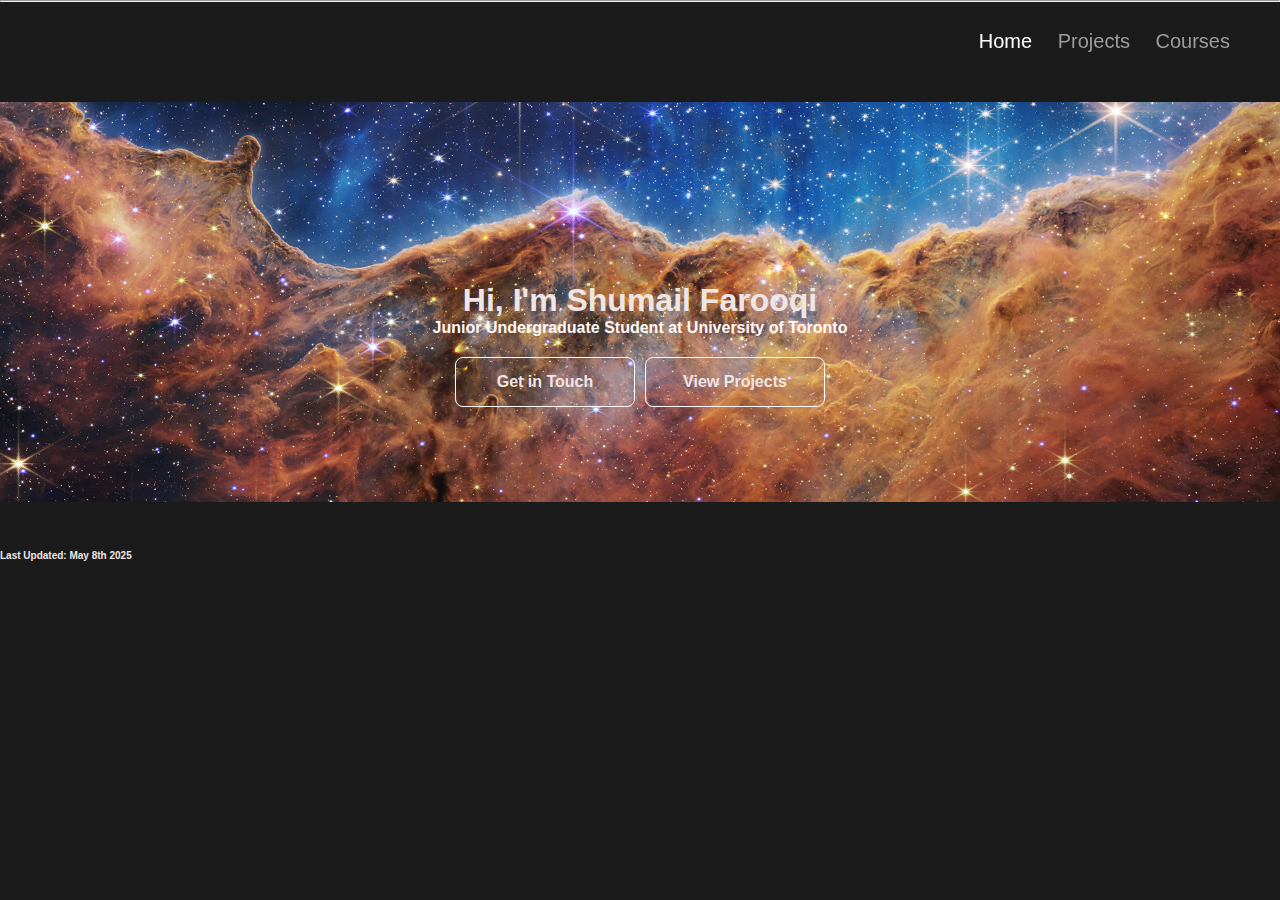
<file: index.html>
<!DOCTYPE html>

<html>

<head>
    <title>Shumail Farooqi - Undergraduate Student </title>
    <link rel="stylesheet" href="main.css">
    <link rel="stylesheet" href="https://cdnjs.cloudflare.com/ajax/libs/font-awesome/6.4.0/css/all.min.css">
</head>


<body>
    <header>
        <a href="#" id="home">Home</a>
        <a href="Projects/projects.html"> Projects</a>
        <a href="courses.html"> Courses</a>
    </header>
    <hr>
    <main>
        <div class="front">
            <h1> Hi, I'm Shumail Farooqi </h1>
            <div class="description">
                Junior Undergraduate Student at University of Toronto
            </div>
            <div id="front-buttons">
            <a href="#" class="b2">
                <span class="label">Get in Touch</span>
                <i class="fa-solid fa-envelope icon"></i>
            </a>
                <a href="Projects\projects.html" class="b2">
                    <span class="label">
                        View Projects
                    </span>
                    <i class="fa-solid fa-layer-group icon"></i>
                </a>
            </div>
        </div>


    </main>

    <br>
    <footer>
        <h3> <strong>Last Updated:</strong> May 8th 2025 </h3>
    </footer>
</body>








</html>
</file>
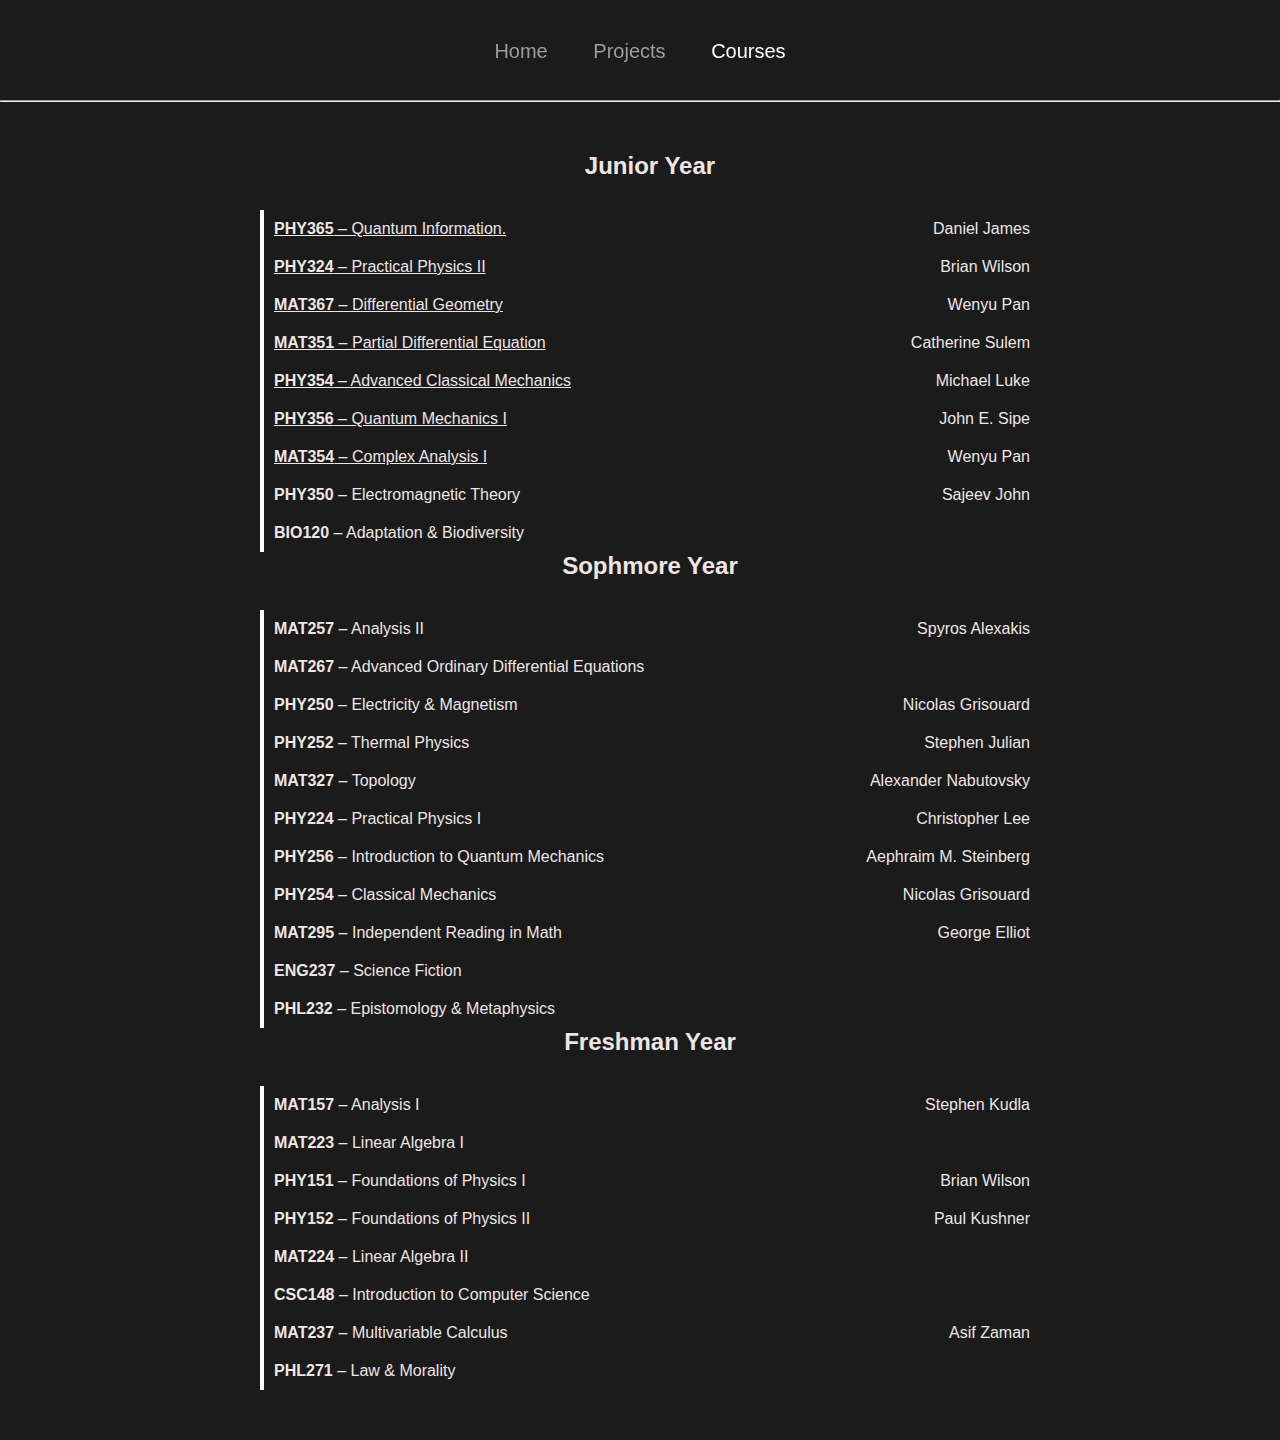
<file: courses.html>
<!DOCTYPE html>

<html lang = 'en'>
<head>
    <title>Courses</title>
    <link rel="stylesheet" href="courses-style.css">
</head>

<body>
    <header>
        <a href="index.html" id = "home">Home</a>
        <a href="Projects\projects.html"> Projects</a>
        <a href="courses.html" id = "courses"> Courses</a>  
    </header>
    <main>
        <hr>
    <div class="course-container">
        <h2>Junior Year</h2>
        <div class="course-list">
          <div class="course">
            <a href="https://artsci.calendar.utoronto.ca/course/phy365h1"><p><span class="code">PHY365</span> – Quantum Information.</p></a>
            <p class="instructor">Daniel James</p>
          </div>
          <div class="course">
            <a href="https://www.physics.utoronto.ca/~phy224_324/phy324/"><p><span class="code">PHY324</span> – Practical Physics II</p></a>
            <p class="instructor">Brian Wilson </p>
          </div>
          <div class="course">
            <a href="https://artsci.calendar.utoronto.ca/course/mat367h1"><p><span class="code">MAT367</span> – Differential Geometry</p></a>
            <p class="instructor">Wenyu Pan</p>
          </div>
          <div class="course">
            <a href="https://artsci.calendar.utoronto.ca/course/mat351y1"><p><span class="code">MAT351</span> – Partial Differential Equation</p></a>
            <p class="instructor">Catherine Sulem</p>
          </div>
          <div class="course">
            <a href = "https://artsci.calendar.utoronto.ca/course/phy354h1"><p><span class="code">PHY354</span> – Advanced Classical Mechanics</p></a>
            <p class="instructor">Michael Luke</p>
          </div>
          <div class="course">
            <a href="https://artsci.calendar.utoronto.ca/course/phy356h1"><p><span class="code">PHY356</span> – Quantum Mechanics I</p></a>
            <p class="instructor">John E. Sipe</p>
          </div>
          <div class="course">
            <a href="https://artsci.calendar.utoronto.ca/course/mat354h1"><p><span class="code">MAT354</span> – Complex Analysis I</p></a>
            <p class="instructor">Wenyu Pan</p>
          </div>
          <div class="course">
            <a hreff="https://artsci.calendar.utoronto.ca/course/phy350h1"><p><span class="code">PHY350</span> – Electromagnetic Theory</p></a>
            <p class="instructor">Sajeev John</p>
          </div>
          <div class="course">
            <p><span class="code">BIO120</span> – Adaptation & Biodiversity</p>
            <p class="instructor"></p>
          </div>
        </div>
        <h2>Sophmore Year</h2>
        <div class="course-list">
            <div class="course">
                <p><span class="code">MAT257</span> – Analysis II</p>
                <p class="instructor">Spyros Alexakis</p>
              </div>
              <div class="course">
                <p><span class="code">MAT267</span> – Advanced Ordinary Differential Equations</p>
                <p class="instructor"></p>
              </div>
              <div class="course">
                <p><span class="code">PHY250</span> – Electricity & Magnetism</p>
                <p class="instructor">Nicolas Grisouard</p>
              </div>
              <div class="course">
                <p><span class="code">PHY252</span> – Thermal Physics</p>
                <p class="instructor">Stephen Julian</p>
              </div>
              <div class="course">
                <p><span class="code">MAT327</span> – Topology</p>
                <p class="instructor"> Alexander Nabutovsky </p>
              </div>
              <div class="course">
                <p><span class="code">PHY224</span> – Practical Physics I</p>
                <p class="instructor"> Christopher Lee </p>
              </div>
              <div class="course">
                <p><span class="code">PHY256</span> – Introduction to Quantum Mechanics</p>
                <p class="instructor"> Aephraim M. Steinberg </p>
              </div>
              <div class="course">
                <p><span class="code">PHY254</span> – Classical Mechanics</p>
                <p class="instructor"> Nicolas Grisouard </p>
              </div>
              <div class="course">
                <p><span class="code">MAT295</span> – Independent Reading in Math</p>
                <p class="instructor"> George Elliot </p>
              </div>
              <div class="course">
                <p><span class="code">ENG237</span> – Science Fiction</p>
                <p class="instructor"> </p>
              </div>
              <div class="course">
                <p><span class="code">PHL232</span> – Epistomology & Metaphysics</p>
                <p class="instructor">  </p>
              </div>
        </div>
        <div>
          <h2>Freshman Year</h2>
          <div class = "course-list">
              <div class="course">
                <p><span class="code">MAT157</span> – Analysis I</p>
                <p class="instructor">Stephen Kudla</p>
              </div>
              <div class="course">
                <p><span class="code">MAT223</span> – Linear Algebra I</p>
                <p class="instructor"></p>
              </div>
              <div class="course">
                <p><span class="code">PHY151</span> – Foundations of Physics I</p>
                <p class="instructor">Brian Wilson</p>
              </div>
              <div class="course">
                <p><span class="code">PHY152</span> – Foundations of Physics II</p>
                <p class="instructor">Paul Kushner</p>
              </div>
              <div class="course">
                <p><span class="code">MAT224</span> – Linear Algebra II</p>
                <p class="instructor"></p>
              </div>
              <div class="course">
                <p><span class="code">CSC148</span> – Introduction to Computer Science </p>
                <p class="instructor"></p>
              </div>
              <div class="course">
                <p><span class="code">MAT237</span> – Multivariable Calculus  </p>
                <p class="instructor">Asif Zaman</p>
              </div>
              <div class="course">
                <p><span class="code">PHL271</span> – Law & Morality </p>
                <p class="instructor"></p>
              </div>
            </div>
        </div>
    
    </div>
    </main>
</body>



</html>
</file>
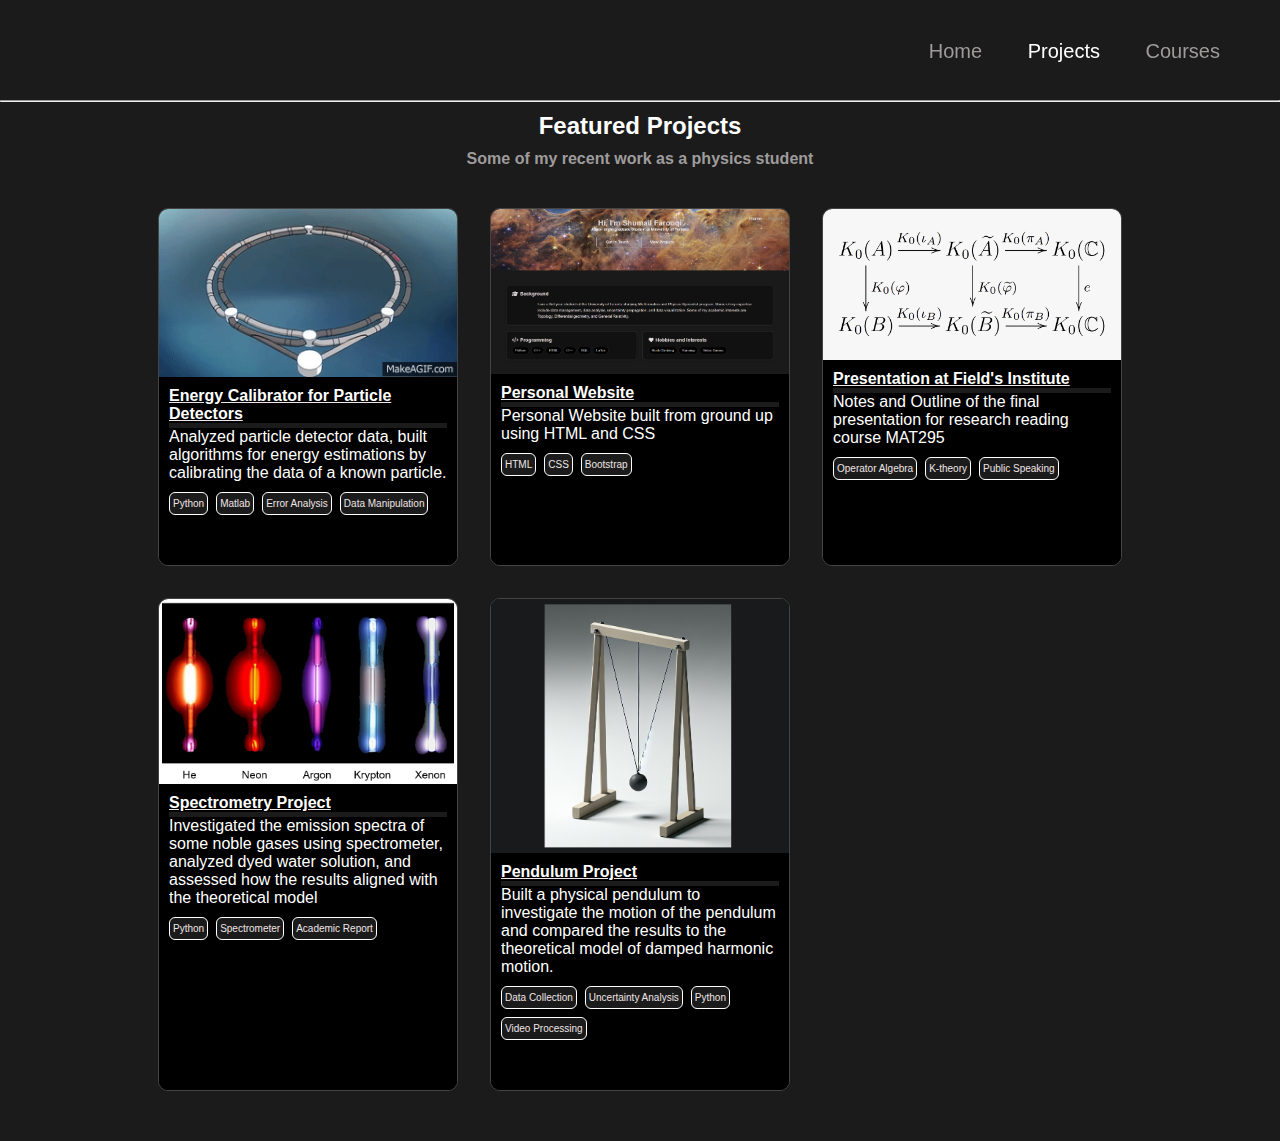
<file: Projects/projects.html>
<!DOCTYPE html>

<html>
<head>
    <title>Projects</title>
    <link rel="stylesheet" href="projects.css">
</head>

<body>
    <header>
        <a href="../index.html">Home</a>
        <a href="#" id ="projects">Projects</a>
        <a  href="../courses.html">Courses</a>
    </header>

    <main>
        <hr>
        <h2 class="projects-heading">Featured Projects</h2>
        <h4 class="projects-subheading">Some of my recent work as a physics student</h4>
        <div class="grid">
            <div class="grid-item" id = "data-analysis">
                <div class = "card">
                    <a href="https://github.com/sf164/Website/tree/main/Projects/Data%20Analysis">
                        <div class ="image-container"><img src="accelerator.gif"></div>
                    </a>
                    <div class ="card-content">
                        <a href="#">
                            <h4 class="card-title">Energy Calibrator for Particle Detectors</h4>
                        </a>
                        <div class = "card-text">Analyzed particle detector data, built algorithms for energy estimations by calibrating the data of a known particle. </div>
                        <div class = "card-skills">
                            <div class = "skill">Python</div>
                            <div class ="skill">Matlab</div>
                            <div class = "skill">Error Analysis</div>
                            <div class = "skill">Data Manipulation</div>
                        </div>
                    </div>
                </div>
            </div>

            <div class="grid-item" id = "website">
                <div class = "card">
                    <a href="../index.html">
                        <div class ="image-container"><img src="potential usage.png"></div>
                    </a>
                    <div class ="card-content">
                        <a href="../index.html">
                            <h4 class="card-title">Personal Website</h4>
                        </a>
                        <div class = "card-text">Personal Website built from ground up using HTML and CSS</div>
                        <div class = "card-skills">
                            <div class = "skill">HTML</div>
                            <div class ="skill">CSS</div>
                            <div class = "skill">Bootstrap</div>
                        </div>
                    </div>
                </div>
            </div>

            <div class="grid-item" id = "presentation">
                <div class = "card">
                    <a href="Pres.pdf">
                        <div class ="image-container"><img src="Presentation.png"></div>
                    </a>
                    <div class ="card-content">
                        <a href="#">
                            <h4 class="card-title">Presentation at Field's Institute</h4>
                        </a>
                        <div class = "card-text">Notes and Outline of the final presentation
                                for research reading course MAT295
                        </div>
                        <div class = "card-skills">
                            <div class = "skill">Operator Algebra</div>
                            <div class ="skill">K-theory</div>
                            <div class = "skill">Public Speaking</div>
                        </div>
                    </div>
                </div>
            </div>

            <div class="grid-item" id = "Spectrometry">
                <div class = "card">
                    <a href="PHY324___Spectrometry_Report.pdf">
                        <div class ="image-container"><img src="Spec.png"></div>
                    </a>
                    <div class ="card-content">
                        <a href="#">
                            <h4 class="card-title">Spectrometry Project</h4>
                        </a>
                        <div class = "card-text"> Investigated the emission spectra of some noble gases using spectrometer, analyzed dyed water solution,
                             and assessed how the results aligned with the theoretical model
                        </div>
                        <div class = "card-skills">
                            <div class = "skill">Python</div>
                            <div class ="skill">Spectrometer</div>
                            <div class = "skill">Academic Report</div>
                        </div>
                    </div>
                </div>
            </div>

            <div class="grid-item">
                <div class = "card">
                    <a href="Pendulum_Project.pdf">
                        <div class ="image-container"><img src="pendulum-image2.png"></div>
                    </a>
                    <div class ="card-content">
                        <a href="Pendulum_Project.pdf">
                            <h4 class="card-title">Pendulum Project</h4>
                        </a>
                        <div class = "card-text"> Built a physical pendulum to investigate the motion of the pendulum and compared the results to the theoretical model of damped harmonic motion.</div>
                        <div class = "card-skills"> 
                            <div class = "skill">Data Collection</div>
                            <div class = "skill">Uncertainty Analysis</div>
                            <div class = "skill">Python</div>
                            <div class = "skill">Video Processing</div>
                        </div>
                    </div>
                </div>
            </div>
        </div>
    </main>



</body>




</html>
</file>
<file: courses-style.css>
* {
    background-color: rgb(27, 27, 27);
    margin: 0;
    padding: 0;
    box-sizing: border-box;
    color: rgb(239, 229, 229);
}

br {
    color: rgb(27, 27, 27);
    background-color: rgb(27, 27, 27);
}
header {
    border: 1px border black;
    margin-bottom: 40px;
    padding: 40px;
    text-align: center;
    width: 100%;
    height: 20px;
    font-size: 20px;
    position: fixed;
    z-index: 1;

}

body {
    font-family: 'Raleway', sans-serif;
    background-color: rgb(27, 27, 27);
  }

  header a {
    border-radius: 3px;
    color: rgb(159, 155, 155);
    display: inline-block;
    margin: 10px;
    padding: 10px;
    text-decoration: none;
    position: relative;
    bottom: 20px; 
}

header a:hover{
    color:rgb(238, 236, 236)
}

#courses {
    color: rgb(254, 254, 254);
}

main {
    margin-bottom: 30px;
    padding-top: 100px;
}

hr {
    color: white;
    margin-bottom: 10px;
    width: 100%;
}
.course-container {
    max-width: 800px;
    margin: 50px auto;
    padding-left: 20px;
  }
  
h2 {
    text-align: center;
    margin-bottom: 30px;
}
  
.course-list {
    display: grid;
    grid-template-columns: 1fr 1fr;
    row-gap: 20px;
    padding: 10px;
    border-left: 4px solid white;
}
  
.course {
    display: contents; /* Keeps content in two-column flow */
}
  
.code {
    font-weight: bold;
}
  
.instructor {
    text-align: right;
}
  
.purple {
    color: purple;
}
</file>
<file: Projects/projects.css>
* {
    background-color: rgb(27, 27, 27);
    margin: 0;
    padding: 0;
    box-sizing: border-box;
    color: rgb(239, 229, 229);
}

header {
    border: 1px border black;
    background-color: rgb(27, 27, 27);
    margin-bottom: 40px;
    padding: 40px;
    text-align: right;
    width: 100%;
    height: 40px;
    font-size: 20px;
    position: fixed;
    z-index: 1;

}
body {
    font-family: 'Raleway', sans-serif;
    background-color: rgb(27, 27, 27);
  }

header a {
    border-radius: 3px;
    color: rgb(159, 155, 155);
    display: inline-block;
    margin: 10px;
    padding: 10px;
    text-decoration: none;
    position: relative;
    bottom: 20px; 
}

header a:hover{
    color:rgb(238, 236, 236)
}


main {
    margin-bottom: 30px;
    padding-top: 100px;
}

hr {
    background-color: rgb(246, 240, 232);

}

p {
    margin: 20px 20px 20% 10%;
    line-height: 1.8;
}


#projects {
   color: white;
}

.projects-heading{
    color: white;
    text-align: center;
    margin: 10px;
}

.projects-subheading{
    color:rgb(159, 155, 155);
    text-align: center;
    margin-bottom: 20px
}

.grid {
    display: grid;
    grid-template-columns: repeat(auto-fill, minmax(300px, 0fr));
    gap: 2rem;
    justify-content: center;
    padding: 20px;
}

.grid-item {
    width: 300px; /* fixed width */
    border: 1px solid #444;
    border-radius: 10px;
    background-color: #121212;
    overflow: hidden;
    display: flex;
    flex-direction: column;
    transition: transform 0.3s ease;
}

.card {
    display: flex;
    flex-direction: column;
    height: 100%;
    background-color: #000;
}

h4 {
    text-decoration: none;
}

.card-content {
    background-color: #000;
    display: flex;
    flex-direction: column;
    text-decoration: none;
    flex-grow: 1;
    padding: 10px;
    padding-bottom: 50px;
    box-sizing: border-box;
    position: relative;
}

.card-link, 
.card-title, 
.card-text {
    text-decoration: none;
    background-color: #000;
    color: white;
}

.card-title{
    margin-bottom: 5px;
}


.card-skills {
    color: #fff;
    background-color: #000;
    display: flex;
    flex-wrap: wrap;
    font-size: 12px;
    gap: 8px;
    margin-top: 10px;
}

.skill{
    font-size: 10px;
    padding: 5px 3px;
    border: 1px solid white;
    border-radius: 6px;
}


.grid-item:hover {
    transform: scale(1.04);
}

.image-container {
    flex-shrink: 1;
}
.image-container img {
    width: 100%;
    height: auto;
    object-fit: contain;
    display: block;
}
</file>
<file: main.css>
@import url(https://maxcdn.bootstrapcdn.com/font-awesome/4.3.0/css/font-awesome.min.css);
* {
  margin: 0;
  padding: 0;
  box-sizing: border-box;
  color: rgb(239, 229, 229);
}

header {
  border: 1px border black;
  margin-bottom: 40px;
  padding: 40px;
  text-align: right;
  width: 100%;
  height: 20px;
  font-size: 20px;
  position: fixed;
  z-index: 1;
}

body {
  font-family: "Raleway", sans-serif;
  background-color: rgb(27, 27, 27);
}

header a {
  border-radius: 3px;
  color: rgb(159, 155, 155);
  display: inline-block;
  padding: 10px;
  text-decoration: none;
  position: relative;
  bottom: 20px;
}

header a:hover {
  color: rgb(238, 236, 236);
}

#home {
  color: white;
}

main {
  margin-bottom: 30px;
  padding-top: 100px;
}

hr {
  background-color: rgb(246, 240, 232);
}

footer h3 {
  font-size: 10px;
}

br {
  color: rgb(27, 27, 27);
  background-color: rgb(27, 27, 27);
}

p {
  margin: 20px 20px 20% 10%;
  line-height: 1.8;
}

.front {
  margin: 0 auto;
  text-align: center;
  width: 100%;
  height: 400px;
  background-image: url("background.png");
  background-size: cover;
  background-position: center;
  align-items: center;
}

.front h1 {
  position: relative;
  top: 180px;
  background: transparent;
}

#front-buttons {
  position: relative;
  top: 200px;
  background: transparent;
  display: flex;
  gap: 10px;
  justify-content: center;
}

.b2 {
  position: relative;
  display: inline-flex;
  align-items: center;
  justify-content: center;
  gap: 8px;
  width: 180px; /* Fixed width */
  height: 50px;
  background: transparent;
  border: 1.5px solid rgb(255, 249, 249);
  border-radius: 8px;
  color: rgb(254, 250, 250);
  text-decoration: none;
  font-weight: bold;
  overflow: hidden;
  transition: all 0.5s ease;
}

/* Text styling */
.b2 .label {
  transition: opacity 0.5s ease;
}

/* Icon styling */
.b2 .icon {
  position: absolute;
  right: 20px;
  opacity: 0;
  transition: all 0.5s ease;
  font-size: 1.3em;
}

/* Hover effect */
.b2:hover .label {
  opacity: 0;
}

.b2:hover .icon {
  opacity: 1;
  right: calc(50% - 0.5em); /* center the icon */
}

.b2:hover,
.b2 span:hover,
.b2 i:hover {
  color: rgb(200, 200, 200);
  border-color: rgb(200, 200, 200);
}

.b2:hover .label {
  opacity: 0;
  width: 0;
  margin: 0;
}

.description {
  background: transparent;
  color: rgb(255, 249, 249);
  text-align: center;
  position: relative;
  top: 180px;
  font-weight: 600;
}
</file>
